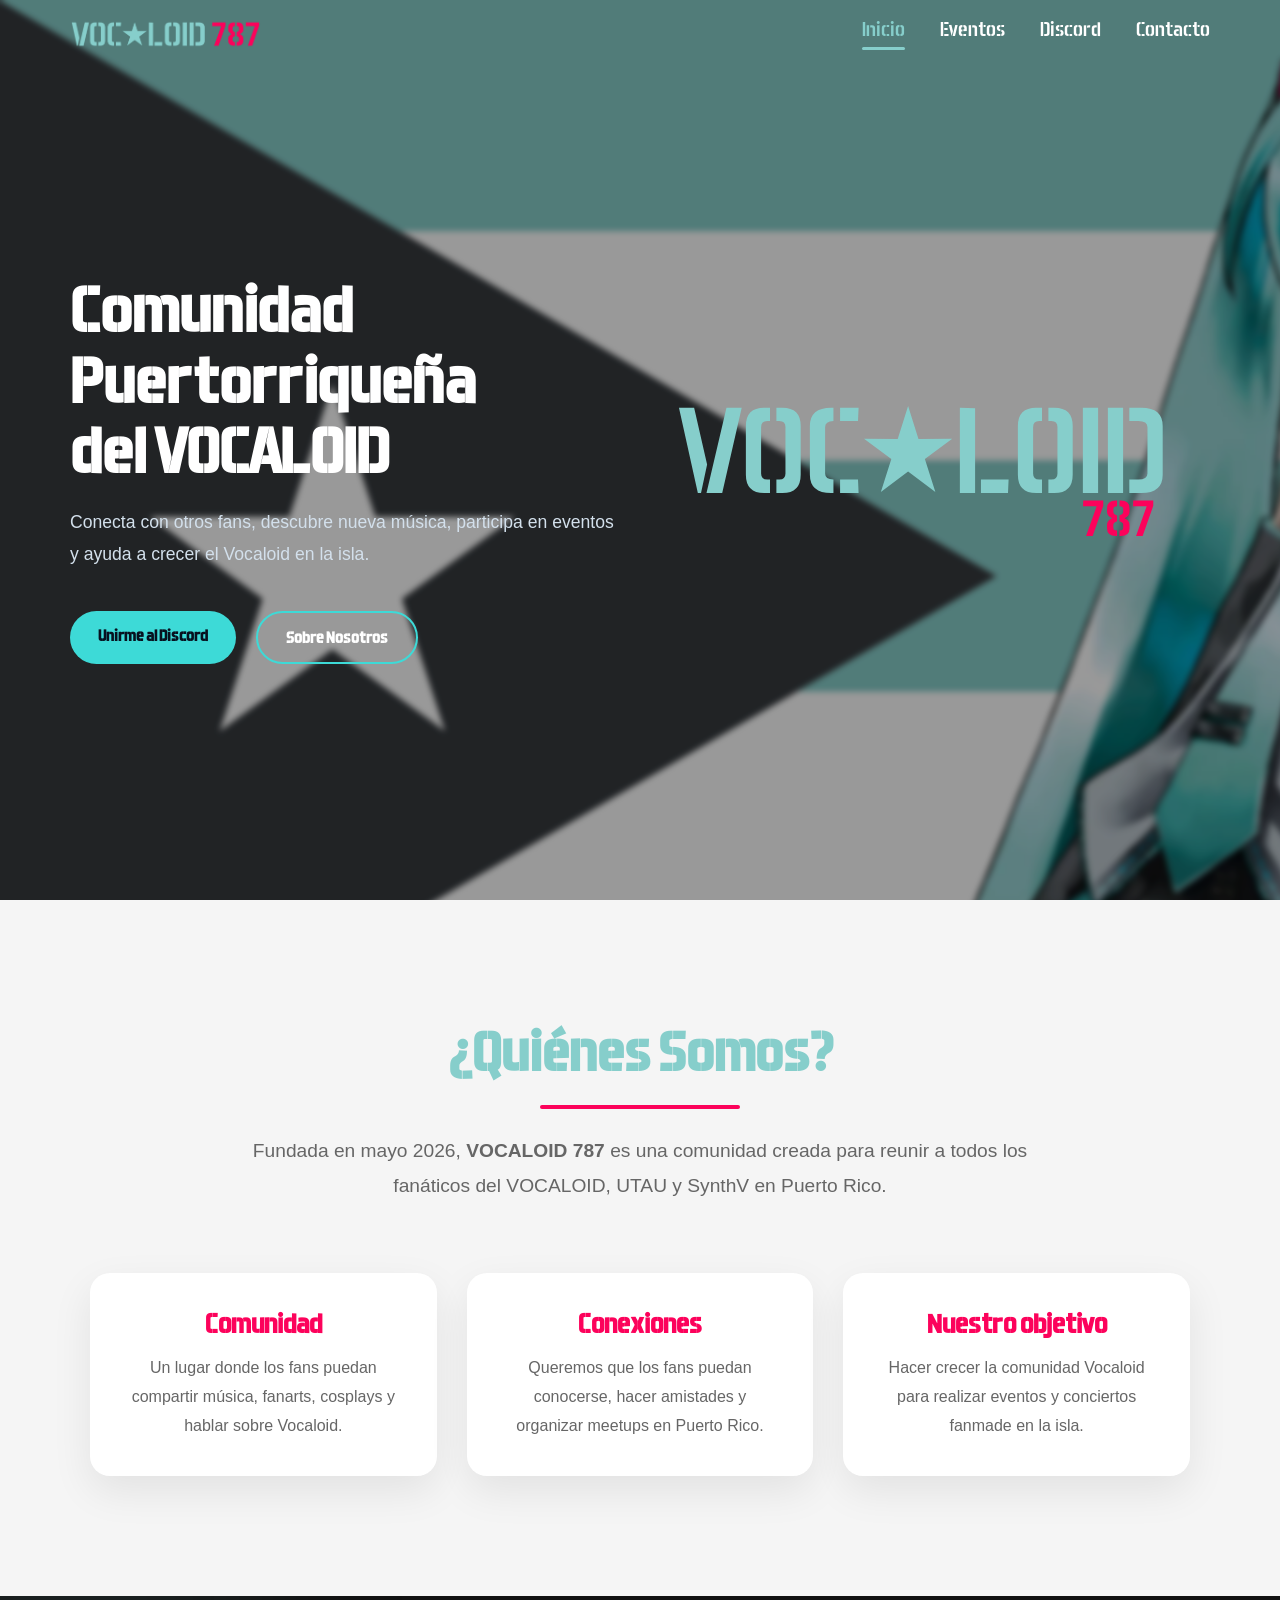
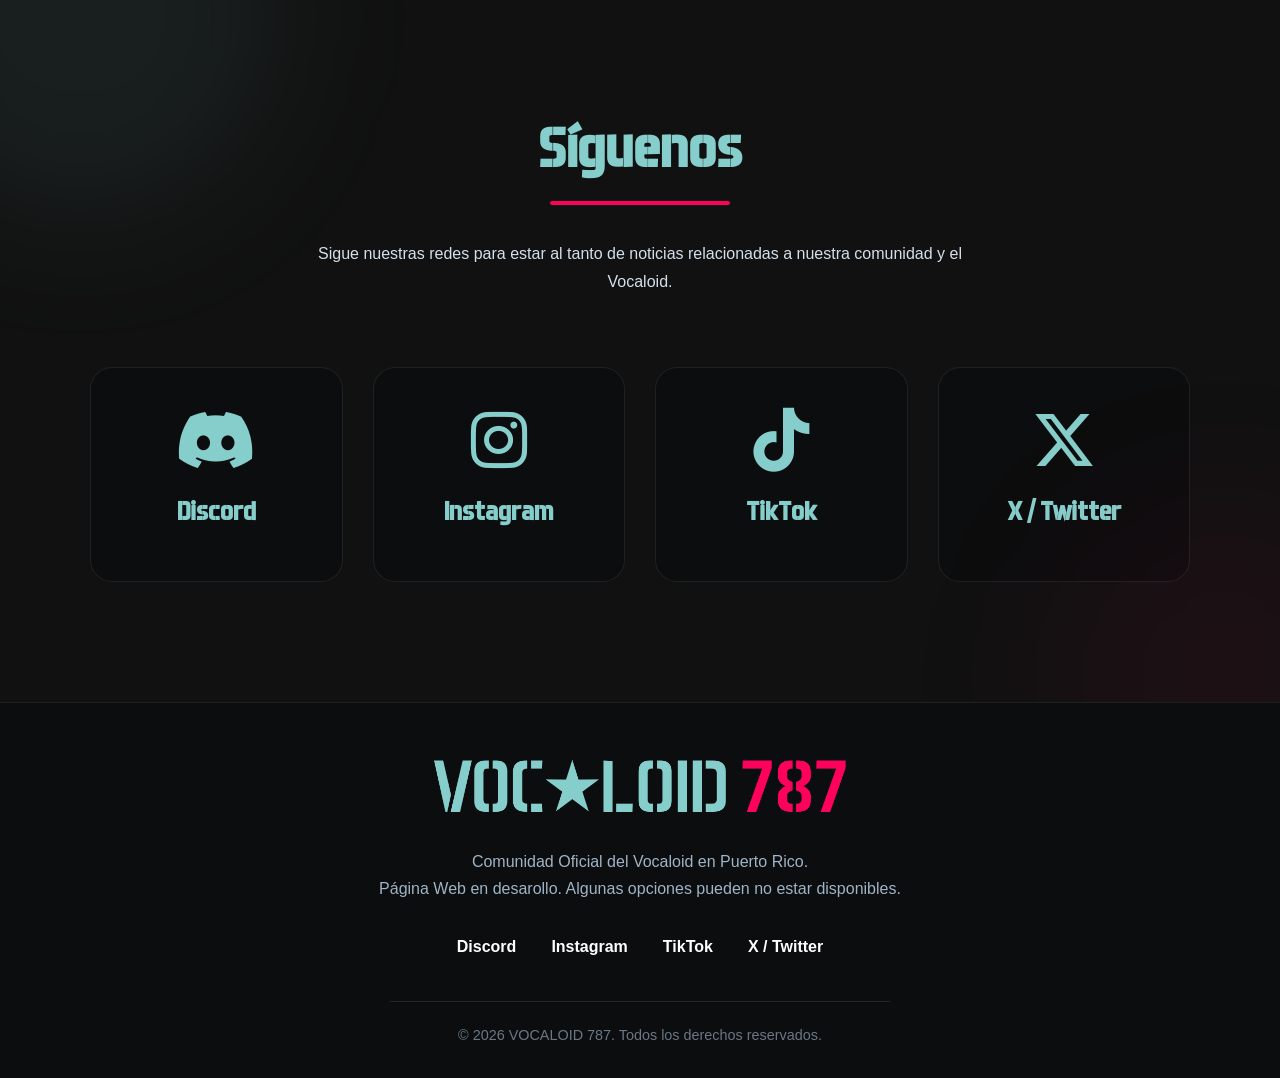
<file: index.html>
<!DOCTYPE html>
<html lang="es">
<head>
    <meta charset="UTF-8">
    <meta name="viewport" content="width=device-width, initial-scale=1.0">
    <link rel="icon" type="image/png" href="img/icon.png">
    <link rel="stylesheet" href="https://cdnjs.cloudflare.com/ajax/libs/font-awesome/6.7.2/css/all.min.css">
    <link rel="stylesheet" href="css/reset.css?v=10">
    <link rel="stylesheet" href="css/main.css?v=10">
    <title>VOCALOID 787</title>
</head>
<body>

<header>
    <nav class="navbar">

        <a href="index" class="logo-link">
            <img src="img/logo_footer.png" alt="Vocaloid 787 Logo" class="logo">
        </a>

        <ul class="nav-links">
            <li><a href="index" class="active">Inicio</a></li>
            <li><a href="eventos">Eventos</a></li>
            <li><a href="ds">Discord</a></li>
            <li><a href="contacto">Contacto</a></li>
        </ul>

        <button class="menu-toggle" aria-label="Abrir menú">

            <span class="bar"></span>
            <span class="bar"></span>
            <span class="bar"></span>

        </button>

    </nav>
</header>
<div class="menu-overlay"></div>

<section class="hero">

    <div class="hero-content">

        <h1>Comunidad Puertorriqueña <br>del VOCALOID</h1>

        <p>
            Conecta con otros fans, descubre nueva música,
            participa en eventos y ayuda a crecer
            el Vocaloid en la isla.
        </p>

        <div class="buttons">
            <a href="ds" class="btn primary">Unirme al Discord</a>
            <a href="#about_us" class="btn secondary">Sobre Nosotros</a>
        </div>
    </div>

    <div class="hero-image">

        <img src="img/logo_transparent.png" alt="Vocaloid 787 Logo">

    </div>

</section>
<section class="about-us" id="about_us">

    <div class="about-container">

        <h2>¿Quiénes Somos?</h2>

        <p class="about-intro reveal">
            Fundada en mayo 2026, <b>VOCALOID 787</b> es una comunidad creada para reunir a todos los
            fanáticos del VOCALOID, UTAU y SynthV en Puerto Rico.
        </p>

        <div class="about-grid">

            <div class="about-card reveal">
                <h3>Comunidad</h3>
                <p>
                    Un lugar donde los fans puedan compartir música,
                    fanarts, cosplays y hablar sobre Vocaloid.
                </p>
            </div>

            <div class="about-card reveal">
                <h3>Conexiones</h3>
                <p>
                    Queremos que los fans puedan conocerse, hacer amistades
                    y organizar meetups en Puerto Rico.
                </p>
            </div>

            <div class="about-card reveal">
                <h3>Nuestro objetivo</h3>
                <p>
                    Hacer crecer la comunidad Vocaloid para realizar eventos
                    y conciertos fanmade en la isla.
                </p>
            </div>

        </div>

    </div>

</section>
<section class="socials" id="socials">

    <div class="socials-container">

        <h2 class="reveal">Síguenos</h2>

        <p class="socials-intro reveal">

            Sigue nuestras redes para estar al tanto de noticias
            relacionadas a nuestra comunidad y el Vocaloid.

        </p>

        <div class="socials-grid">

            <a href="https://discord.gg/kscYdP2XNV"
               target="_blank"
               class="social-card reveal">

                <i class="fa-brands fa-discord"></i>

                <h3>Discord</h3>

            </a>

            <a href="https://www.instagram.com/vocaloid787/"
               target="_blank"
               class="social-card reveal">

                <i class="fa-brands fa-instagram"></i>

                <h3>Instagram</h3>

            </a>

            <a href="https://www.tiktok.com/@vocaloid787"
               target="_blank"
               class="social-card reveal">

                <i class="fa-brands fa-tiktok"></i>

                <h3>TikTok</h3>

            </a>

            <a href="https://x.com/Vocaloid787"
               target="_blank"
               class="social-card reveal">

                <i class="fa-brands fa-x-twitter"></i>

                <h3>X / Twitter</h3>

            </a>

        </div>

    </div>

</section>
<footer>

    <div class="footer-content">

            <img 
                src="img/logo_footer.png" 
                alt="VOCALOID 787"
                class="footer-logo"
            >

            <p class="footer-description">
                Comunidad Oficial del Vocaloid en Puerto Rico.
                <br>
                <i>Página Web en desarollo. Algunas opciones pueden no estar disponibles.</i>
            </p>


            <div class="footer-social">

                <a href="https://discord.gg/kscYdP2XNV">Discord</a>
                <a href="https://www.instagram.com/vocaloid787/">Instagram</a>
                <a href="https://www.tiktok.com/@vocaloid787">TikTok</a>
                <a href="https://x.com/Vocaloid787">X / Twitter</a>

            </div>


            <div class="footer-line"></div>


            <p class="footer-copy">
                © 2026 VOCALOID 787. Todos los derechos reservados.
            </p>


        </div>


</footer>


<button id="backToTop">

    ↑
    <span>Ir Arriba</span>

</button>

<script src="js/script.js?v=4" defer></script>

</body>
</html>
</file>
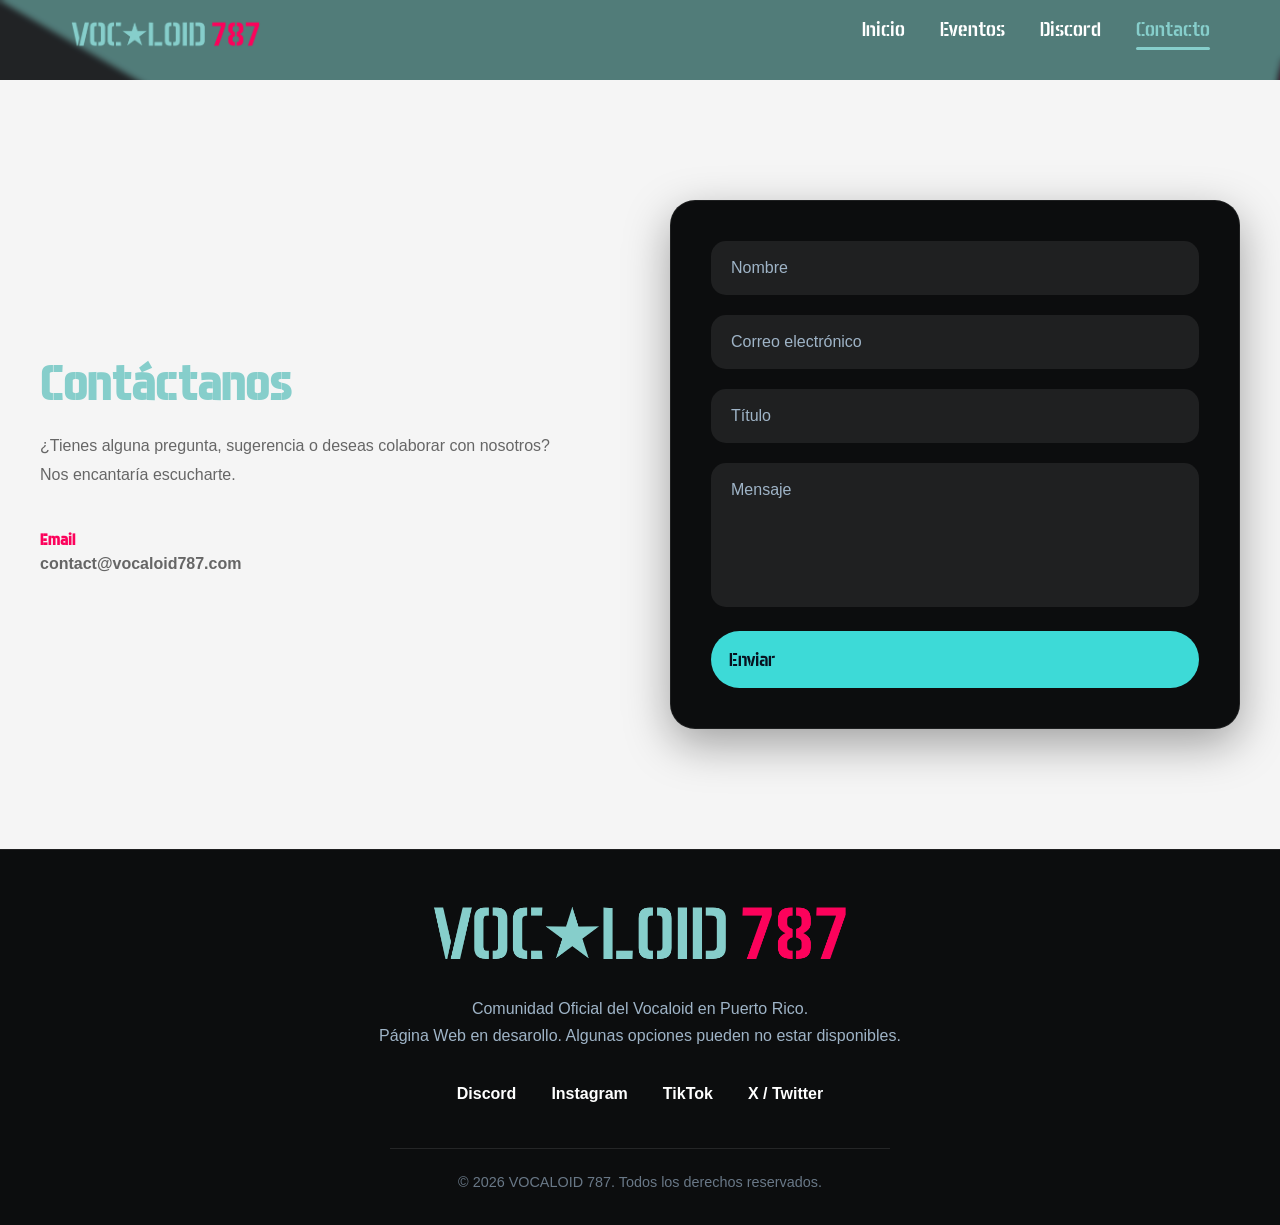
<file: contacto.html>
<!DOCTYPE html>
<html lang="es">
<head>
    <meta charset="UTF-8">
    <meta name="viewport" content="width=device-width, initial-scale=1.0">
    <link rel="icon" type="image/png" href="img/icon.png">
    <link rel="stylesheet" href="css/reset.css?v=8">
    <link rel="stylesheet" href="css/main.css?v=8">
    <title>VOCALOID 787 - Contacto</title>
</head>
<body>

<header>
    <nav class="navbar">

        <a href="index" class="logo-link">
            <img src="img/logo_footer.png" alt="Vocaloid 787 Logo" class="logo">
        </a>

        <ul class="nav-links">
            <li><a href="index">Inicio</a></li>
            <li><a href="eventos">Eventos</a></li>
            <li><a href="ds">Discord</a></li>
            <li><a href="contacto" class="active">Contacto</a></li>
        </ul>

        <button class="menu-toggle" aria-label="Abrir menú">

            <span class="bar"></span>
            <span class="bar"></span>
            <span class="bar"></span>

        </button>

    </nav>
</header>
<div class="menu-overlay"></div>
<section class="contact-section" id="contacto">

    <div class="contact-container">

        <div class="contact-info reveal-left">

            <h2>Contáctanos</h2>

            <p>
                ¿Tienes alguna pregunta, sugerencia o deseas colaborar con nosotros? <br>
                Nos encantaría escucharte.
            </p>

            <div class="contact-details">

                <div class="contact-item reveal">
                    <h3>Email</h3>
                    <span><b>contact@vocaloid787.com</b></span>
                </div>

            </div>

        </div>

        <form id="contactForm" action="https://formsubmit.co/ajax/contact@vocaloid787.com" method="POST" class="contact-form reveal-right">
            <input type="hidden" name="_captcha" value="false">
            <input type="hidden" name="_subject" value="Nuevo mensaje desde Vocaloid787.com">

            <div class="input-group">

                <input
                    type="text"
                    name="Nombre"
                    placeholder="Nombre"
                    required
                >

            </div>

            <div class="input-group">

                <input
                    type="email"
                    name="Email"
                    placeholder="Correo electrónico"
                    required
                >

            </div>

            <div class="input-group">

                <input
                    type="text"
                    name="Titulo"
                    placeholder="Título"
                    required
                >

            </div>

            <div class="input-group">

                <textarea
                    name="Mensaje"
                    rows="6"
                    placeholder="Mensaje"
                    required
                ></textarea>

            </div>

            <button class="send-btn">

                Enviar

            </button>

        </form>

    </div>

</section>
<footer>

    <div class="footer-content">

            <img 
                src="img/logo_footer.png" 
                alt="VOCALOID 787"
                class="footer-logo"
            >

            <p class="footer-description">
                Comunidad Oficial del Vocaloid en Puerto Rico.
                <br>
                <i>Página Web en desarollo. Algunas opciones pueden no estar disponibles.</i>
            </p>


            <div class="footer-social">

                <a href="https://discord.gg/kscYdP2XNV">Discord</a>
                <a href="https://www.instagram.com/vocaloid787/">Instagram</a>
                <a href="https://www.tiktok.com/@vocaloid787">TikTok</a>
                <a href="https://x.com/Vocaloid787">X / Twitter</a>

            </div>


            <div class="footer-line"></div>


            <p class="footer-copy">
                © 2026 VOCALOID 787. Todos los derechos reservados.
            </p>


        </div>


</footer>


<button id="backToTop">

    ↑
    <span>Ir Arriba</span>

</button>

<div id="toast" class="toast"></div>

<script src="js/script.js?v=3" defer></script>

</body>
</html>
</file>
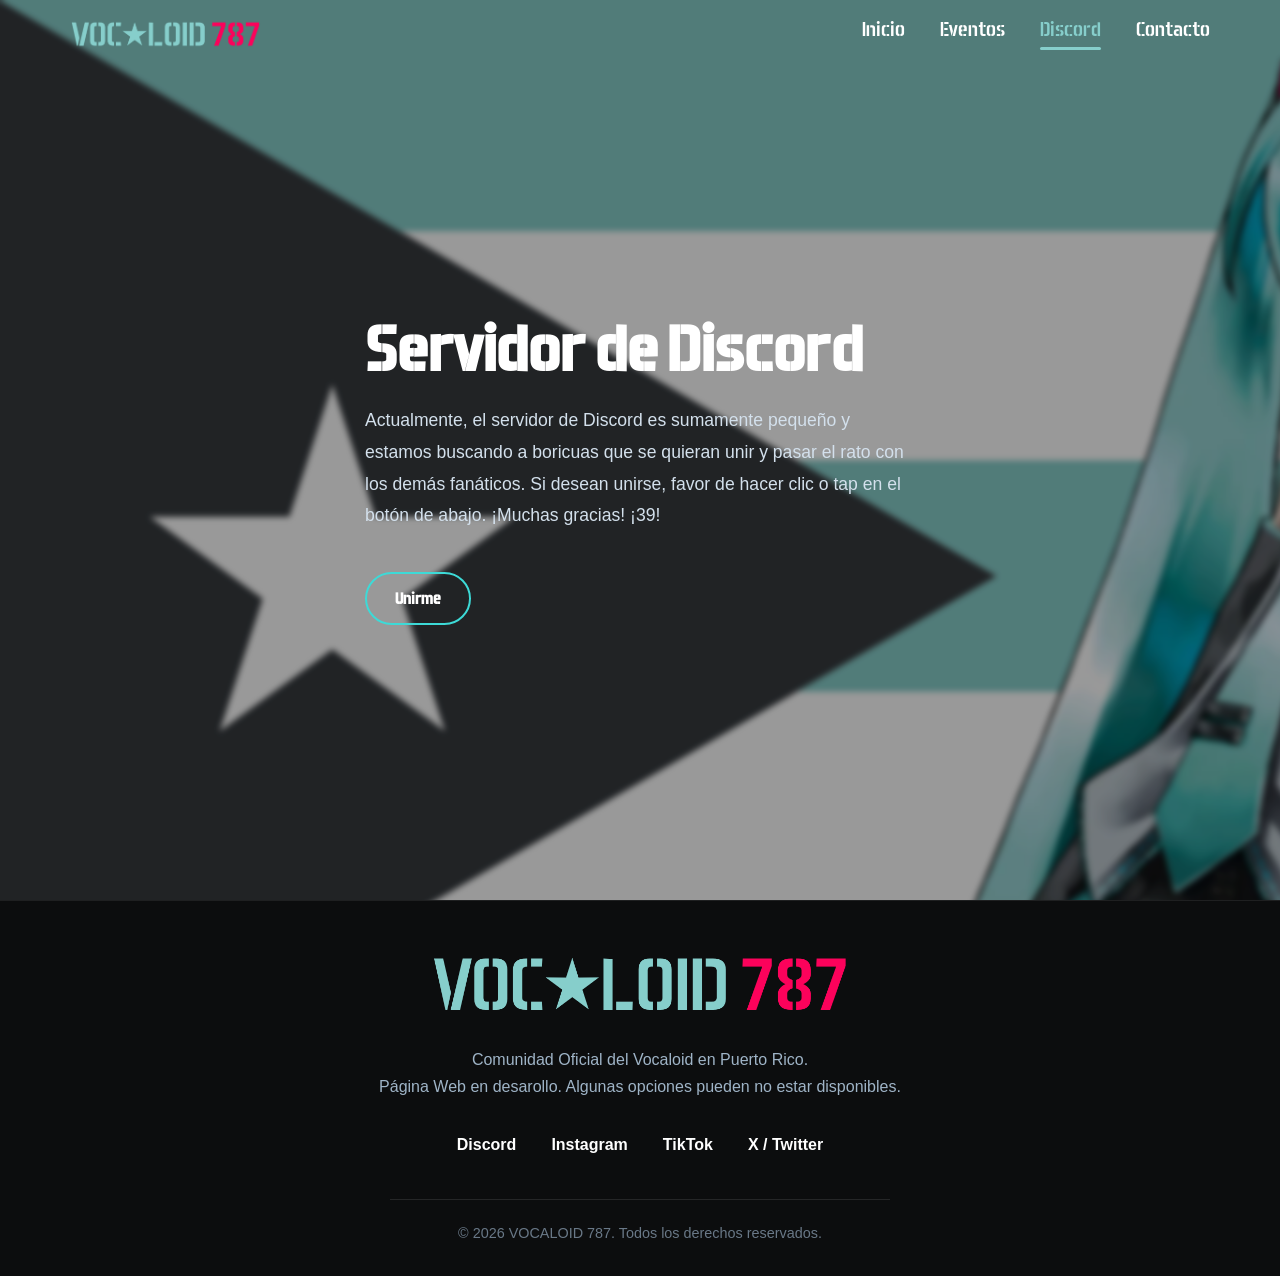
<file: ds.html>
<!DOCTYPE html>
<html lang="es">
<head>
    <meta charset="UTF-8">
    <meta name="viewport" content="width=device-width, initial-scale=1.0">
    <link rel="icon" type="image/png" href="img/icon.png">
    <link rel="stylesheet" href="css/reset.css?v=8">
    <link rel="stylesheet" href="css/main.css?v=8">
    <title>VOCALOID 787 - Discord</title>
</head>
<body>

<header>
    <nav class="navbar">

        <a href="index" class="logo-link">
            <img src="img/logo_footer.png" alt="Vocaloid 787 Logo" class="logo">
        </a>

        <ul class="nav-links">
            <li><a href="index">Inicio</a></li>
            <li><a href="eventos">Eventos</a></li>
            <li><a href="ds" class="active">Discord</a></li>
            <li><a href="contacto">Contacto</a></li>
        </ul>

        <button class="menu-toggle" aria-label="Abrir menú">

            <span class="bar"></span>
            <span class="bar"></span>
            <span class="bar"></span>

        </button>

    </nav>
</header>
<div class="menu-overlay"></div>

<section class="hero">

    <div class="hero-content">

        <h1>Servidor de Discord</h1>

        <p>
            Actualmente, el servidor de Discord es sumamente pequeño y estamos buscando a boricuas que se quieran unir y pasar el rato con los demás fanáticos.
            Si desean unirse, favor de hacer clic o tap en el botón de abajo. ¡Muchas gracias! ¡39!
        </p>

        <div class="buttons">
            <a href="https://discord.gg/kscYdP2XNV" class="btn secondary">Unirme</a>
        </div>
    </div>

</section>
<footer>

    <div class="footer-content">

            <img 
                src="img/logo_footer.png" 
                alt="VOCALOID 787"
                class="footer-logo"
            >

            <p class="footer-description">
                Comunidad Oficial del Vocaloid en Puerto Rico.
                <br>
                <i>Página Web en desarollo. Algunas opciones pueden no estar disponibles.</i>
            </p>


            <div class="footer-social">

                <a href="https://discord.gg/kscYdP2XNV">Discord</a>
                <a href="https://www.instagram.com/vocaloid787/">Instagram</a>
                <a href="https://www.tiktok.com/@vocaloid787">TikTok</a>
                <a href="https://x.com/Vocaloid787">X / Twitter</a>

            </div>


            <div class="footer-line"></div>


            <p class="footer-copy">
                © 2026 VOCALOID 787. Todos los derechos reservados.
            </p>


        </div>


</footer>


<button id="backToTop">

    ↑
    <span>Ir Arriba</span>

</button>

<script src="js/script.js?v=3" defer></script>

</body>
</html>
</file>
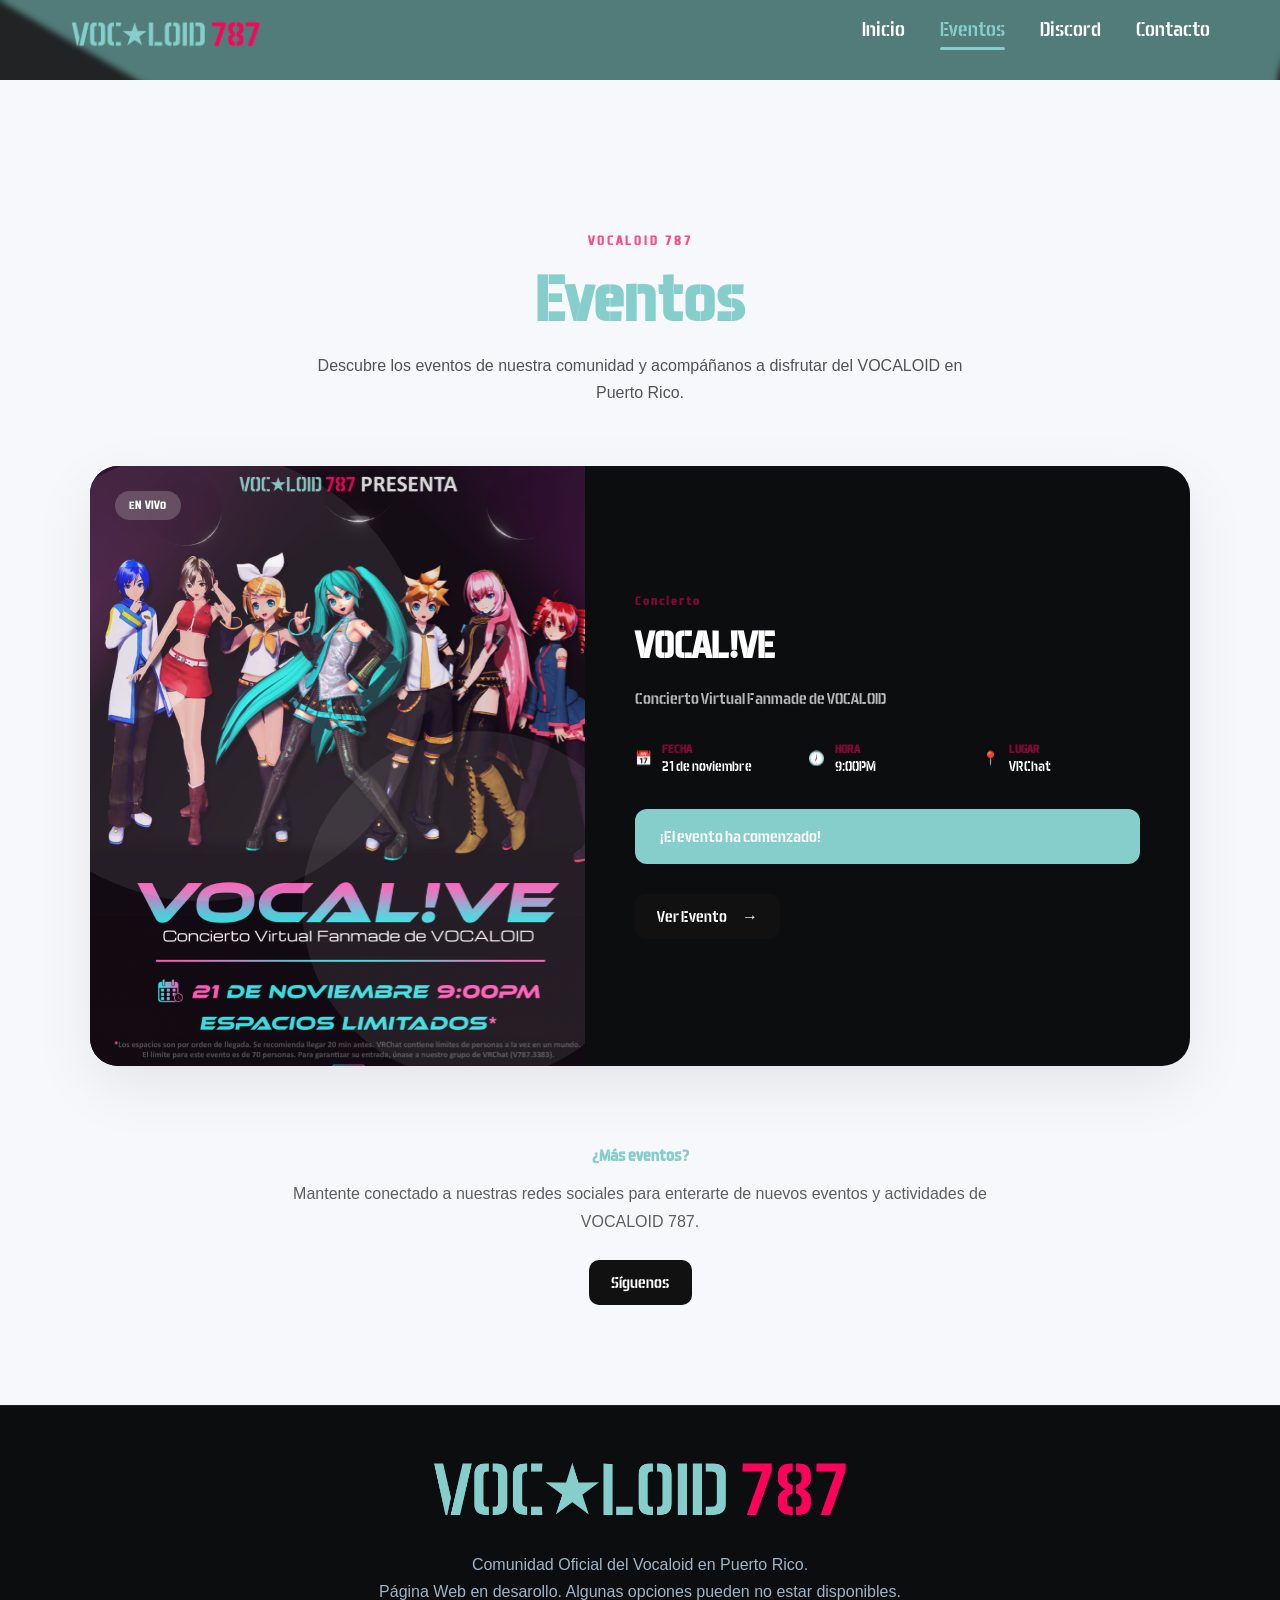
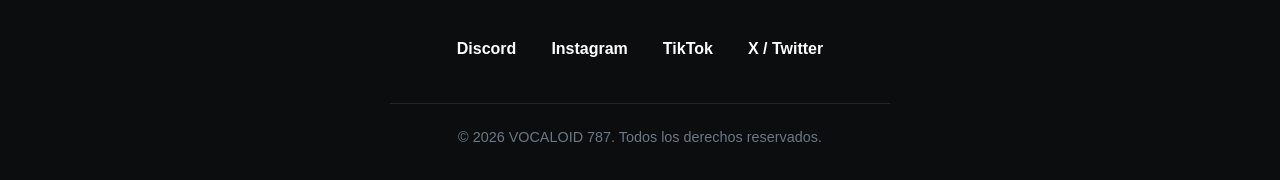
<file: eventos.html>
<!DOCTYPE html>
<html lang="es">
<head>
    <meta charset="UTF-8">
    <meta name="viewport" content="width=device-width, initial-scale=1.0">
    <link rel="icon" type="image/png" href="img/icon.png">
    <link rel="stylesheet" href="css/style.css">
    <link rel="stylesheet" href="css/reset.css?v=5">
    <link rel="stylesheet" href="css/main.css?v=5">
    <title>VOCALOID 787 - Eventos</title>
</head>
<body>

<header>
    <nav class="navbar">

        <a href="index.html" class="logo-link">
            <img src="img/logo_footer.png" alt="Vocaloid 787 Logo" class="logo">
        </a>

        <ul class="nav-links">
            <li><a href="index.html">Inicio</a></li>
            <li><a href="eventos.html" class="active">Eventos</a></li>
            <li><a href="ds.html">Discord</a></li>
            <li><a href="contacto.html">Contacto</a></li>
        </ul>

        <button class="menu-toggle" aria-label="Abrir menú">

            <span class="bar"></span>
            <span class="bar"></span>
            <span class="bar"></span>

        </button>

    </nav>
</header>
<div class="menu-overlay"></div>

<!-- ========================= EVENTOS ========================= --> 
<section class="events-page"> 
    <div class="events-header"> 
        <span class="events-label">VOCALOID 787</span> 
        <h1>Eventos</h1> 
        <p> Descubre los eventos de nuestra comunidad y acompáñanos 
            a disfrutar del VOCALOID en Puerto Rico. </p> 
    </div> 
    <!-- EVENT CARD --> 
        <article class="event-card reveal"> 
            <div class="event-image"> 
                <div class="event-image-content"> 
                </div> <span class="event-status" id="eventStatus">N/A</span> 
            </div> 
            <div class="event-content"> 
                <div class="event-category"> Concierto </div> 
                <h2>VOCAL!VE</h2> 
                <p class="event-description"> Concierto Virtual Fanmade de VOCALOID </p> 
                    <div class="event-details"> 
                        <div class="event-detail"> 
                            <span class="detail-icon">📅</span> 
                        <div> 
                            <strong>Fecha</strong> 
                            <span>21 de noviembre</span> 
                    </div> 
            </div> 
            <div class="event-detail"> 
                <span class="detail-icon">🕖</span> 
                <div> 
                    <strong>Hora</strong> 
                    <span>9:00PM</span> 
                </div> 
            </div> 
            <div class="event-detail"> 
                <span class="detail-icon">📍</span> 
                <div> 
                    <strong>Lugar</strong> 
                    <span>VRChat</span> 
                </div> 
            </div>
        </div> 
        <!-- COUNTDOWN --> 
        <div class="countdown-container"> 
            <h3>El evento comienza en:</h3> 
            <div class="countdown"> 
                <div class="countdown-box"> 
                    <span id="days">00</span> 
                    <small>Días</small> 
                </div> 
                <div class="countdown-separator">:</div> 
                <div class="countdown-box"> 
                    <span id="hours">00</span> 
                    <small>Horas</small> 
                </div> 
                <div class="countdown-separator">:</div> 
                <div class="countdown-box"> 
                    <span id="minutes">00</span> 
                    <small>Minutos</small> 
                </div> <div class="countdown-separator">:</div> 
                <div class="countdown-box"> 
                    <span id="seconds">00</span> 
                    <small>Segundos</small> 
                </div> 
            </div> 
        </div> 
        <a href="https://vrchat.com/home/group/grp_6ecf4d9f-9076-4441-8421-e4e195635885/calendar/cal_e176e9bb-3dcf-4720-9c7d-b5e021c58b51" target="_blank" class="event-button"> Ver Evento 
            <span>→</span> 
        </a> 
    </div> 
</article> 
<!-- MENSAJE PARA FUTUROS EVENTOS --> 
<div class="events-footer-message reveal"> 
    <h2>¿Más eventos?</h2> 
    <p> Mantente conectado a nuestras redes sociales para enterarte de 
        nuevos eventos y actividades de VOCALOID 787. </p> 
        <a href="index.html#socials" class="events-social-button"> Síguenos </a> 
    </div> 
</section>
<footer>

    <div class="footer-content">

            <img 
                src="img/logo_footer.png" 
                alt="VOCALOID 787"
                class="footer-logo"
            >

            <p class="footer-description">
                Comunidad Oficial del Vocaloid en Puerto Rico.
                <br>
                <i>Página Web en desarollo. Algunas opciones pueden no estar disponibles.</i>
            </p>


            <div class="footer-social">

                <a href="https://discord.gg/kscYdP2XNV">Discord</a>
                <a href="https://www.instagram.com/vocaloid787/">Instagram</a>
                <a href="https://www.tiktok.com/@vocaloid787">TikTok</a>
                <a href="https://x.com/Vocaloid787">X / Twitter</a>

            </div>


            <div class="footer-line"></div>


            <p class="footer-copy">
                © 2026 VOCALOID 787. Todos los derechos reservados.
            </p>


        </div>


</footer>


<button id="backToTop">

    ↑
    <span>Ir Arriba</span>

</button>

<script src="js/script.js"></script>

<!-- COUNTDOWN --> 
<script> 
 // Fecha del evento: // 
 // Año, Mes (0-11), Día, Hora, Minuto 
 const eventDate = new Date( 2026, 10, 21, 21, 0, 0 ).getTime(); 
 function updateCountdown() { const now = new Date().getTime(); 
    const difference = eventDate - now;
       // =========================
        // EVENT STATUS
        // =========================

        const eventStatus = document.getElementById("eventStatus");


        if (difference <= 0) {

            eventStatus.textContent = "Ahora";

        } else {

            const days = Math.floor(
                difference / (1000 * 60 * 60 * 24)
            );

            const hours = Math.floor(
                (difference % (1000 * 60 * 60 * 24))
                / (1000 * 60 * 60)
            );

            const minutes = Math.floor(
                (difference % (1000 * 60 * 60))
                / (1000 * 60)
            );


            if (days >= 2) {

                eventStatus.textContent = `En ${days} Días`;

            } else if (days === 1) {

                eventStatus.textContent = "En 1 Día";

            } else if (hours >= 2) {

                eventStatus.textContent = `En ${hours} Horas`;

            } else if (hours === 1) {

                eventStatus.textContent = "En 1 Hora";

            } else if (minutes >= 2) {

                eventStatus.textContent = `En ${minutes} Minutos`;

            } else if (minutes === 1) {

                eventStatus.textContent = "En 1 Minuto";

            } else {

                eventStatus.textContent = "Pronto";

            }

        }
    // Si el evento ya comenzó 
    if (difference <= 0) { 
        document.querySelector(".countdown-container").innerHTML = ` 
            <div class="event-started"> 
                ¡El evento ha comenzado! 
            </div> 
        `; 
    document.querySelector(".event-status").textContent = 
        "EN VIVO"; 
    return; } 
    // Convertir milisegundos 
    const days = Math.floor( difference / (1000 * 60 * 60 * 24) ); 
    const hours = Math.floor( (difference % (1000 * 60 * 60 * 24)) / (1000 * 60 * 60) ); 
    const minutes = Math.floor( (difference % (1000 * 60 * 60)) / (1000 * 60) ); 
    const seconds = Math.floor( (difference % (1000 * 60)) / 1000 ); 
    // Mostrar valores 
    document.getElementById("days").textContent = String(days).padStart(2, "0"); 
    document.getElementById("hours").textContent = String(hours).padStart(2, "0"); 
    document.getElementById("minutes").textContent = String(minutes).padStart(2, "0"); 
    document.getElementById("seconds").textContent = String(seconds).padStart(2, "0"); } 
    // Actualizar inmediatamente 
    updateCountdown(); 
    // Actualizar cada segundo 
    setInterval(updateCountdown, 1000); 
</script>

</body>
</html>
</file>
<file: css/main.css>
@font-face {
  font-family: "Miku";
  src: url('../font/Miku.ttf') format('truetype');
}
html {
    scroll-behavior:smooth;
}
*{
    margin:0;
    padding:0;
    box-sizing:border-box;
    
}

body{
    font-family:"Miku",sans-serif;
    /*background:#07111f;*/
    background-image: url(../img/hero_background.png);
    background-size: 1920px;
    /*background-size:cover;
    background-position:center;
    background-repeat:no-repeat;*/
    display:flex;
    flex-direction:column;
    min-height:100vh;
    color:white;
    padding-top:80px;

    animation:fadeIn .8s ease;
}

/* NAVBAR */

header{
    position:fixed;
    top:0;
    left:0;
    width:100%;
    z-index:999;

    /*backdrop-filter:blur(5px);
    /*border-bottom:1px solid rgba(255,255,255,.08);*/

    transition:.3s;
}

header.scrolled{

    background: #0C0D0E;
    box-shadow:0 8px 30px rgba(0,0,0,.35);

}

.navbar{
    max-width:1200px;
    margin:auto;

    display:flex;
    justify-content:space-between;
    align-items:center;

    padding:18px 30px;

    background: transparent;

}

.logo{
    height: 30px;
    width: auto;

    object-fit: contain;

    aspect-ratio: auto;

    display: block;

    animation:logoAppear .8s ease;
}

.nav-links{
    display:flex;
    list-style:none;
    gap:35px;
}

.nav-links a{
    text-decoration:none;
    color:white;
    font-size: 20px;
    transition:.3s;
}

.nav-links a:hover{
    color:#86cecb;
}

.nav-links a.active{

    color:#86cecb;

}

.nav-links a.active::after{

    content:"";

    display:block;

    width:100%;

    height:3px;

    background:#86cecb;

    margin-top:6px;

    border-radius:20px;

}

.menu-overlay{

    position:fixed;

    inset:0;

    background:rgba(0,0,0,.45);

    opacity:0;

    visibility:hidden;

    transition:.35s;

    z-index:998;

}

.menu-overlay.active{

    opacity:1;

    visibility:visible;

}

/* HERO */

.hero{
    /*min-height:50vh;*/
    min-height:calc(100vh - 80px);

    display:flex;
    justify-content:space-between;
    align-items:center;

    max-width:1200px;
    margin:auto;

    padding:10px 30px 50px;
}

.hero-content{
    flex:1;

    animation:slideLeft 1s ease forwards;
}

.tag{
    display:inline-block;
    background:#173653;
    color:#67fff8;

    padding:8px 16px;
    border-radius:30px;

    margin-bottom:25px;
}

.hero h1{
    font-size:4rem;
    line-height:1.1;
    margin-bottom:20px;
}

.hero p{
    color:#d3e0ec;
    font-family: Inter, sans-serif;
    font-size:1.1rem;
    max-width:550px;
    line-height:1.8;
}

.buttons{
    margin-top:40px;
    display:flex;
    gap:20px;
}

.btn{
    /*padding:15px 28px;
    border-radius:50px;
    text-decoration:none;
    font-weight: 600;
    transition:.3s;*/

    padding:15px 28px;

    border-radius:50px;

    text-decoration:none;

    font-weight:600;

    transition:.3s;

}

.btn:hover{

    transform:translateY(-5px) scale(1.04);

    box-shadow:0 10px 25px rgba(61,218,215,.35);

}

.primary{
    background:#3ddad7;
    color:#07111f;
}

.primary:hover{
    transform:translateY(-4px);
}

.secondary{
    border:2px solid #3ddad7;
    color:white;
}

.secondary:hover{
    background:#3ddad7;
    color:#07111f;
}

.stats{
    display:flex;
    gap:60px;
    margin-top:70px;
}

.stats h2{
    color:#3ddad7;
    font-size:2rem;
}

.stats span{
    color:#9fb4c7;
}

/* IMAGE */

.hero-image{
    flex:1;
    display:flex;
    justify-content:center;

    animation:slideRight 1s ease forwards;
}

.hero-image img{
    width:100%;
    max-width:520px;
    animation:float 5s ease-in-out infinite;
}

/* Floating animation */

@keyframes float{

    0%{
        transform:translateY(0px);
    }

    50%{
        transform:translateY(-20px);
    }

    100%{
        transform:translateY(0px);
    }

}

/* About us Section*/

.about-us{

    background:#f5f5f5;
    color:#333;

    padding:120px 20px;

}

.about-container{

    max-width:1100px;
    margin:auto;
    text-align:center;

}

.about-us h2{

    color:#86cecb;
    font-size:3.5rem;
    margin-bottom:25px;

}

.about-us h2::after{

    content:"";

    display:block;

    width: 200px;

    height:4px;

    background:#fc025b;

    margin: 20px auto 0;

    border-radius:20px;

}

.about-card h3{

    color:#fc025b;

    margin-bottom:15px;

    font-size:1.7rem;

}


.about-intro{

    max-width:800px;
    margin:auto;

    color:#666;

    font-size:1.2rem;
    line-height:1.8;

    margin-bottom:70px;

    font-family:Inter,sans-serif;

}

.about-grid{

    display:grid;

    grid-template-columns:repeat(auto-fit,minmax(250px,1fr));

    gap:30px;

}

.about-card{

    background:white;

    padding:35px;

    border-radius:20px;

    box-shadow:0 15px 40px rgba(0,0,0,.08);

    transition:.3s;

}


.about-card:hover{

    transform:translateY(-10px);

    border: 3px solid #86cecb;
    

}

.about-card p{

    color:#666;

    line-height:1.8;

    font-family:Inter,sans-serif;

}

.about-card:nth-child(1){

    transition-delay:.1s;

}

.about-card:nth-child(2){

    transition-delay:.3s;

}

.about-card:nth-child(3){

    transition-delay:.5s;

}

/* SOCIALS */

.socials{

    padding:120px 20px;

    position:relative;

    overflow:hidden;

    background:#111;

}

.socials::before{

    content:"";

    position:absolute;

    width:400px;
    height:400px;

    border-radius:50%;

    background:rgba(134,206,203,.08);

    top:-180px;
    left:-120px;

    filter:blur(70px);

}

.socials::after{

    content:"";

    position:absolute;

    width:350px;
    height:350px;

    border-radius:50%;

    background:rgba(252,2,91,.05);

    bottom:-150px;
    right:-120px;

    filter:blur(80px);

}

.socials-container{

    max-width:1100px;

    margin:auto;

    text-align:center;

}

.socials h2{

    font-size:3.5rem;

    color:#86cecb;

}

.socials h2::after{

    content:"";

    display:block;

    width:180px;

    height:4px;

    background:#fc025b;

    margin:20px auto 0;

    border-radius:30px;

}

.socials-intro{

    margin:35px auto 70px;

    max-width:700px;

    color:#d3e0ec;

    font-family:Inter,sans-serif;

    line-height:1.8;

}

.socials-grid{

    display:grid;

    grid-template-columns:repeat(auto-fit,minmax(220px,1fr));

    gap:30px;

}

.social-card{

    background:#0C0D0E;

    border:1px solid rgba(255,255,255,.08);

    border-radius:22px;

    padding:40px 30px;

    text-decoration:none;

    color:white;

    transition:.35s;

}

.social-card:hover{

    transform:translateY(-12px);

    border-color:#86cecb;

    box-shadow:0 15px 40px rgba(134,206,203,.2);

}

.social-card img{

    width:70px;

    margin-bottom:25px;

}

.social-card h3{

    font-size:1.6rem;

    margin-bottom:15px;

    color:#86cecb;

}

.social-card p{

    font-family:Inter,sans-serif;

    color:#b8c4cf;

    line-height:1.7;

}

.social-card i{

    font-size:4rem;

    color:#86cecb;

    margin-bottom:25px;

    transition:.3s;

}

.social-card:hover i{

    transform:scale(1.15) rotate(5deg);

    color:#3ddad7;

}



.social-card:nth-child(1){

    transition-delay:.1s;

}

.social-card:nth-child(2){

    transition-delay:.25s;

}

.social-card:nth-child(3){

    transition-delay:.4s;

}

.social-card:nth-child(4){

    transition-delay:.55s;

}

/* Button to top*/
#backToTop{

    position:fixed;

    right:20px;
    bottom:54px;

    background:none;

    border:none;

    color:#86cecb;

    cursor:pointer;

    display:flex;

    flex-direction:column;

    align-items:center;

    gap:10px;


    opacity:0;

    pointer-events:none;

    transition:.3s;

}


#backToTop span{

    writing-mode:vertical-rl;

    transform:rotate(180deg);

    font-family:Inter,sans-serif;

    font-size:.8rem;

    font-weight:bold;

}


#backToTop.show{

    opacity:1;

    pointer-events:auto;

}


#backToTop:hover{

    color:#4de8e1;

}

/*CONTACT*/

.contact-section{

    background:#f5f5f5;

    padding:120px 20px;

}

.contact-container{

    max-width:1200px;

    margin:auto;

    display:grid;

    grid-template-columns:1fr 1fr;

    gap:60px;

    align-items:center;

}

.contact-info h2{

    font-size:3rem;

    color:#86cecb;

    margin-bottom:20px;

}

.contact-info p{

    font-family:Inter,sans-serif;

    color: #666;

    line-height:1.8;

    margin-bottom:40px;

}

.contact-details{

    display:flex;

    flex-direction:column;

    gap:25px;

}

.contact-item h3{

    color:#fc025b;

    margin-bottom:5px;

}

.contact-item span{

    font-family:Inter,sans-serif;

    color: #666;

}

.contact-item:nth-child(1){

    transition-delay:.15s;

}

.contact-item:nth-child(2){

    transition-delay:.3s;

}

.contact-item:nth-child(3){

    transition-delay:.45s;

}

.contact-form{

    background: #0C0D0E;

    backdrop-filter:blur(20px);

    border:1px solid rgba(255,255,255,.08);

    border-radius:25px;

    padding:40px;

    box-shadow:0 15px 45px rgba(0,0,0,.35);

    opacity:0;

    transform:translateX(80px) scale(.95);

    transition:all .9s ease;

}

.contact-form.active{

    opacity:1;

    transform:translateX(0) scale(1);

}

.input-group{

    margin-bottom:20px;

}

.contact-form input,
.contact-form textarea{

    width:100%;

    padding:18px 20px;

    border:none;

    border-radius:15px;

    background:rgba(255,255,255,.08);

    color:white;

    font-size:16px;

    font-family:Inter,sans-serif;

    outline:none;

    transition:.35s;

}

.contact-form textarea{

    resize:none;

}

.contact-form input::placeholder,
.contact-form textarea::placeholder{

    color:#9fb4c7;

}

.contact-form input:focus,
.contact-form textarea:focus{

    border:2px solid #86cecb;

    box-shadow:
        0 0 8px rgba(134,206,203,.35),
        0 0 20px rgba(134,206,203,.15);

    background:rgba(255,255,255,.1);

    transform:translateY(-3px);

    /*box-shadow:0 8px 20px rgba(61,218,215,.15);*/

    

}

.send-btn{

    width:100%;

    padding:18px;

    border:none;

    border-radius:50px;

    background:#3ddad7;

    color:#07111f;

    font-family:"Miku",sans-serif;

    font-size:1.2rem;

    cursor:pointer;

    transition:.3s;

}

.send-btn:hover{

    transform:translateY(-5px) scale(1.03);

    box-shadow:0 12px 30px rgba(61,218,215,.35);

}

.send-btn:active{

    transform:scale(.97);

}

/* toast */

.toast{

    position:fixed;

    top:100px;
    right:25px;

    background:#111;

    color:white;

    padding:18px 26px;

    border-left:5px solid #3ddad7;

    border-radius:15px;

    box-shadow:0 15px 35px rgba(0,0,0,.25);

    font-family:Inter,sans-serif;

    opacity:0;

    transform:translateX(120%);

    transition:.35s;

    z-index:99999;

}

.toast.show{

    opacity:1;

    transform:translateX(0);

}

.toast.success{

    border-color:#3ddad7;

}

.toast.error{

    border-color:#fc025b;

}

/* FOOTER */

footer{

    background:#0C0D0E;

    border-top:1px solid rgba(255,255,255,.08);

    padding:50px 20px 35px;

}


.footer-content{

    max-width:900px;

    margin:auto;

    text-align:center;

}


/* LOGO */

.footer-logo{

    width:420px;

    max-width:80%;

    margin-bottom:25px;

}


/* DESCRIPTION */

.footer-description{

    font-family:Inter,sans-serif;

    color:#9fb4c7;

    line-height:1.7;

    margin-bottom:35px;

}



/* SOCIAL LINKS */

.footer-social{

    display:flex;

    justify-content:center;

    gap:35px;

}


.footer-social a{

    font-family:Inter,sans-serif;

    color:white;

    text-decoration:none;

    font-weight:600;

    transition:.3s;

}


.footer-social a:hover{

    color:#86cecb;

}


/* LINE */

.footer-line{

    height:1px;

    background:rgba(255,255,255,.1);

    max-width:500px;

    margin:45px auto 25px;

}


/* COPYRIGHT */

.footer-copy{

    font-family:Inter,sans-serif;

    color:#697887;

    font-size:.9rem;

}

.menu-toggle{

    display:none;

    background:none;
    border:none;

    cursor:pointer;

    z-index:1001;

    padding:8px;

}

.bar{

    display:block;

    width:26px;

    height:3px;

    margin:5px auto;

    background:white;

    border-radius:20px;

    transition:all .35s ease;

}

.menu-toggle.active .bar:nth-child(1){

    transform:translateY(8px) rotate(45deg);

}

.menu-toggle.active .bar:nth-child(2){

    opacity:0;

}

.menu-toggle.active .bar:nth-child(3){

    transform:translateY(-8px) rotate(-45deg);

}

/* PAGE LOAD ANIMATIONS */

@keyframes fadeIn{

    from{
        opacity:0;
    }

    to{
        opacity:1;
    }

}

@keyframes slideLeft{

    from{
        opacity:0;
        transform:translateX(-80px);
    }

    to{
        opacity:1;
        transform:translateX(0);
    }

}

@keyframes slideRight{

    from{
        opacity:0;
        transform:translateX(80px);
    }

    to{
        opacity:1;
        transform:translateX(0);
    }

}

@keyframes logoAppear{

    from{

        opacity:0;

        transform:scale(.7);

    }

    to{

        opacity:1;

        transform:scale(1);

    }

}

/* SCROLL ANIMATIONS */

.reveal{

    opacity:0;

    transform:translateY(60px);

    transition:all .8s ease;

}

.reveal.active{

    opacity:1;

    transform:translateY(0);

}

/* REVEAL LEFT */

.reveal-left{

    opacity:0;

    transform:translateX(-80px);

    transition:all .8s ease;

}

.reveal-left.active{

    opacity:1;

    transform:translateX(0);

}

/* REVEAL RIGHT */

.reveal-right{

    opacity:0;

    transform:translateX(80px);

    transition:all .8s ease;

}

.reveal-right.active{

    opacity:1;

    transform:translateX(0);

}

/* ========================================= EVENTOS ========================================= */ 
.events-page { 
    min-height: 100vh; 
    padding: 150px 7% 100px; 
    background: #f7f8fc; 
} 
/* HEADER */ 
.events-header { 
    max-width: 800px; 
    margin: 0 auto 60px; 
    text-align: center; 
    color: #86cecb;
} 
.events-label { 
    display: inline-block; 
    margin-bottom: 15px; 
    font-size: 0.8rem; 
    font-weight: 700; 
    letter-spacing: 3px; 
    text-transform: uppercase; 
    opacity: 0.7; 
    color: #fc025b;
} 
.events-header h1 { 
    margin-bottom: 15px; 
    font-size: clamp(2.3rem, 5vw, 4rem); 
    font-weight: 800; 
} 
.events-header p { 
    font-family: Inter, sans-serif;
    color: #0C0D0E; 
    max-width: 650px; 
    margin: auto; 
    line-height: 1.7; 
    opacity: 0.7; 
} 
/* EVENT CARD */ 
.event-card { 
    display: grid; 
    grid-template-columns: 45% 55%; 
    max-width: 1150px; 
    min-height: 600px; 
    margin: auto; 
    overflow: hidden; 
    border-radius: 28px; 
    background: #0C0D0E; 
    box-shadow: 0 20px 60px rgba(0, 0, 0, 0.08); 
} 
/* EVENT VISUAL */ 
.event-image { 
    position: relative; 
    display: flex; 
    align-items: center; 
    justify-content: center; 
    min-height: 500px; 
    overflow: hidden; 
    background-image: url(../img/event.png);
} 
.event-image::before { 
    content: ""; 
    position: absolute; 
    width: 450px; 
    height: 450px; 
    border-radius: 50%; 
    background: rgba(255,255,255,0.08); 
    transform: translate(-30%, -20%); 
} 
.event-image::after { 
    content: ""; 
    position: absolute; 
    width: 350px; 
    height: 350px; 
    border-radius: 50%; 
    background: rgba(255,255,255,0.08); 
    transform: translate(40%, 40%); 
} 
.event-image-content { 
    position: relative; 
    z-index: 2; 
    text-align: center; 
    color: white; 
    padding: 30px; 
} 
.event-logo { 
    display: block; 
    margin-bottom: 20px; 
    font-size: 0.85rem; 
    font-weight: 800; 
    letter-spacing: 4px; 
    text-transform: uppercase; 
    color: #fc025b;
} 
.event-image-content h2 { 
    margin-bottom: 10px; 
    font-size: clamp(2.5rem, 5vw, 4.5rem); 
    font-weight: 900; 
} 
.event-image-content p { 
    font-size: 1.05rem; 
    opacity: 0.9; 
} 
.event-status { 
    position: absolute; 
    top: 25px; 
    left: 25px; 
    z-index: 5; 
    padding: 8px 14px; 
    border-radius: 50px; 
    background: rgba(255,255,255,0.2); 
    backdrop-filter: blur(10px); 
    color: white; 
    font-size: 0.7rem; 
    font-weight: 800; 
    letter-spacing: 1px; 
} 
/* CONTENT */ 
.event-content { 
    padding: 55px 50px; 
    display: flex; 
    flex-direction: column; 
    justify-content: center; 
} 
.event-category { 
    margin-bottom: 15px; 
    font-size: 0.75rem; 
    font-weight: 800; 
    letter-spacing: 2px; 
    opacity: 0.5; 
    color: #fc025b;
} 
.event-content h2 { 
    margin-bottom: 18px; 
    font-size: clamp(1.8rem, 3vw, 2.7rem); 
} 
.event-description { 
    max-width: 600px; 
    margin-bottom: 30px; 
    line-height: 1.7; 
    opacity: 0.7; 
} 
/* DETAILS */ 
.event-details { 
    display: grid; 
    grid-template-columns: repeat(3, 1fr); 
    gap: 15px; margin-bottom: 35px; 
} 
.event-detail { 
    display: flex; 
    align-items: center; 
    gap: 10px; 
} 
.detail-icon { 
    font-size: 1.4rem; 
} 
.event-detail div { 
    display: flex; 
    flex-direction: column; 
    gap: 3px; 
} 
.event-detail strong { 
    font-size: 0.75rem; 
    text-transform: uppercase; 
    opacity: 0.5; 
    color: #fc025b;
} 
.event-detail span { 
    font-size: 0.85rem; 
} 
/* COUNTDOWN */ 
.countdown-container { 
    margin-bottom: 30px; 
} 
.countdown-container h3 { 
    margin-bottom: 15px; 
    font-size: 0.9rem; 
    opacity: 0.6; 
    color: #fc025b;
} 
.countdown { 
    display: flex; 
    align-items: center; 
    gap: 8px; 
} 
.countdown-box { 
    min-width: 75px; 
    padding: 12px 8px; 
    text-align: center; 
    border-radius: 12px; 
    background: #86cecb; 
} 
.countdown-box span { 
    display: block; 
    font-size: 1.7rem; 
    font-weight: 800; 
    line-height: 1; 
} 
.countdown-box small { 
    display: block; 
    margin-top: 6px; 
    font-size: 0.65rem; 
    text-transform: uppercase; 
    opacity: 0.5;
    color: #fc025b;
} 
.countdown-separator { 
    font-size: 1.5rem; 
    font-weight: 700; 
    opacity: 0.3; 
} 
/* BUTTON */ 
.event-button, .events-social-button { 
    display: inline-flex; 
    align-items: center; 
    justify-content: center; 
    gap: 15px; width: fit-content; 
    padding: 13px 22px; 
    border-radius: 10px; 
    text-decoration: none; 
    font-weight: 100; 
    background: #111; 
    color: white; 
    transition: transform 0.25s ease, box-shadow 0.25s ease; 
} 
.event-button:hover, .events-social-button:hover { 
    transform: translateY(-3px); 
    box-shadow: 0 10px 25px rgba(0,0,0,0.15); 
    color: #86cecb;
} 
/* EVENT STARTED */ 
.event-started { 
    padding: 18px 25px; 
    border-radius: 12px; 
    background: #86cecb;
    font-weight: 100; 
} 
/* BOTTOM MESSAGE */ 
.events-footer-message { 
    max-width: 700px; 
    margin: 80px auto 0; 
    text-align: center; 
} 
.events-footer-message h2 { 
    margin-bottom: 15px; 
    color: #86cecb; 
} 
.events-footer-message p { 
    margin-bottom: 25px; 
    line-height: 1.7; 
    opacity: 0.65; 
    font-family: Inter, sans-serif;
    color: #0C0D0E; 
} 
/* Responsive */

@media(max-width:900px){

.hero{

    flex-direction:column-reverse;
    text-align:center;

}

    .hero-image{

        width:100%;

        display:flex;
        justify-content:center;

        

    }


    .hero-image img{

        width:70%;

        max-width:300px;

        object-fit:contain;

    }

.hero p{

    margin:auto;

}

.buttons{

    justify-content:center;

}

.stats{

    justify-content:center;

    flex-wrap:wrap;

}

.hero h1{

    font-size:2.8rem;

}

.hero-image{

    margin-bottom:50px;

}

.contact-container{

    grid-template-columns:1fr;

}

.contact-info{

    text-align:center;

}

.footer-container{

    grid-template-columns:1fr;

    text-align:center;

}

.footer-links,
.footer-social{

    align-items:center;

}

    .menu-toggle{
        display:block;
        z-index:1001;
    }

    .nav-links{

           position:fixed;

    top: 0;
        right: -100%;
    
        width: 260px;
        height: 100vh;
    
        background: rgba(12, 13, 14, .90);
        backdrop-filter: blur(20px);
        -webkit-backdrop-filter: blur(20px);
    
        border-left: 1px solid rgba(255, 255, 255, .08);
    
        display: flex;
        flex-direction: column;
    
        padding: 100px 30px;
    
        gap: 25px;
    
        transition: right .35s ease;

    }

    .nav-links.active{
        right:0;
    }
}

@media (max-width: 900px) { 
    .event-card { 
        grid-template-columns: 1fr; 
    } 
    .event-image { 
        min-height: 350px; 
    } 
    .event-content { 
        padding: 40px 30px; 
    } 
} 
@media (max-width: 600px) { 
    .events-page { 
        padding: 120px 20px 70px; 
    } 
    .events-header { 
        margin-bottom: 40px;
    } 
    .event-image { 
        min-height: 300px; 
    } 
    .event-image-content h2 { 
        font-size: 2.5rem; 
    } 
    .event-content { 
        padding: 35px 25px; 
    } 
    .event-details { 
        grid-template-columns: 1fr; 
    } 
    .countdown { 
        gap: 4px; 
    } 
    .countdown-box { 
        min-width: 55px; 
        padding: 10px 5px; 
    } 
    .countdown-box span { 
        font-size: 1.3rem; 
    } 
    .countdown-box small { 
        font-size: 0.55rem; 
    } 
    .countdown-separator { 
        font-size: 1rem; 
    } 
}
</file>
<file: css/style.css>
@font-face {
  font-family: "Miku";
  src: url('../font/Miku.ttf') format('truetype');
}
html {
    scroll-behavior:smooth;
}
*{
    margin:0;
    padding:0;
    box-sizing:border-box;
    
}

body{
    font-family:"Miku",sans-serif;
    /*background:#07111f;*/
    background-image: url(../img/hero_background.png);
    background-size: 1920px;
    /*background-size:cover;
    background-position:center;
    background-repeat:no-repeat;*/
    display:flex;
    flex-direction:column;
    min-height:100vh;
    color:white;
    padding-top:80px;

    animation:fadeIn .8s ease;
}

/* NAVBAR */

header{
    position:fixed;
    top:0;
    left:0;
    width:100%;
    z-index:999;

    /*backdrop-filter:blur(5px);
    /*border-bottom:1px solid rgba(255,255,255,.08);*/

    transition:.3s;
}

header.scrolled{

    background: #0C0D0E;
    box-shadow:0 8px 30px rgba(0,0,0,.35);

}

.navbar{
    max-width:1200px;
    margin:auto;

    display:flex;
    justify-content:space-between;
    align-items:center;

    padding:18px 30px;

    background: transparent;

}

.logo{
    height: 30px;
    width: auto;

    object-fit: contain;

    aspect-ratio: auto;

    display: block;

    animation:logoAppear .8s ease;
}

.nav-links{
    display:flex;
    list-style:none;
    gap:35px;
}

.nav-links a{
    text-decoration:none;
    color:white;
    font-size: 20px;
    transition:.3s;
}

.nav-links a:hover{
    color:#86cecb;
}

.nav-links a.active{

    color:#86cecb;

}

.nav-links a.active::after{

    content:"";

    display:block;

    width:100%;

    height:3px;

    background:#86cecb;

    margin-top:6px;

    border-radius:20px;

}

.menu-overlay{

    position:fixed;

    inset:0;

    background:rgba(0,0,0,.45);

    opacity:0;

    visibility:hidden;

    transition:.35s;

    z-index:998;

}

.menu-overlay.active{

    opacity:1;

    visibility:visible;

}

/* HERO */

.hero{
    /*min-height:50vh;*/
    min-height:calc(100vh - 80px);

    display:flex;
    justify-content:space-between;
    align-items:center;

    max-width:1200px;
    margin:auto;

    padding:10px 30px 50px;
}

.hero-content{
    flex:1;

    animation:slideLeft 1s ease forwards;
}

.tag{
    display:inline-block;
    background:#173653;
    color:#67fff8;

    padding:8px 16px;
    border-radius:30px;

    margin-bottom:25px;
}

.hero h1{
    font-size:4rem;
    line-height:1.1;
    margin-bottom:20px;
}

.hero p{
    color:#d3e0ec;
    font-family: Inter, sans-serif;
    font-size:1.1rem;
    max-width:550px;
    line-height:1.8;
}

.buttons{
    margin-top:40px;
    display:flex;
    gap:20px;
}

.btn{
    /*padding:15px 28px;
    border-radius:50px;
    text-decoration:none;
    font-weight: 600;
    transition:.3s;*/

    padding:15px 28px;

    border-radius:50px;

    text-decoration:none;

    font-weight:600;

    transition:.3s;

}

.btn:hover{

    transform:translateY(-5px) scale(1.04);

    box-shadow:0 10px 25px rgba(61,218,215,.35);

}

.primary{
    background:#3ddad7;
    color:#07111f;
}

.primary:hover{
    transform:translateY(-4px);
}

.secondary{
    border:2px solid #3ddad7;
    color:white;
}

.secondary:hover{
    background:#3ddad7;
    color:#07111f;
}

.stats{
    display:flex;
    gap:60px;
    margin-top:70px;
}

.stats h2{
    color:#3ddad7;
    font-size:2rem;
}

.stats span{
    color:#9fb4c7;
}

/* IMAGE */

.hero-image{
    flex:1;
    display:flex;
    justify-content:center;

    animation:slideRight 1s ease forwards;
}

.hero-image img{
    width:100%;
    max-width:520px;
    animation:float 5s ease-in-out infinite;
}

/* Floating animation */

@keyframes float{

    0%{
        transform:translateY(0px);
    }

    50%{
        transform:translateY(-20px);
    }

    100%{
        transform:translateY(0px);
    }

}

/* About us Section*/

.about-us{

    background:#f5f5f5;
    color:#333;

    padding:120px 20px;

}

.about-container{

    max-width:1100px;
    margin:auto;
    text-align:center;

}

.about-us h2{

    color:#86cecb;
    font-size:3.5rem;
    margin-bottom:25px;

}

.about-us h2::after{

    content:"";

    display:block;

    width: 200px;

    height:4px;

    background:#fc025b;

    margin: 20px auto 0;

    border-radius:20px;

}

.about-card h3{

    color:#fc025b;

    margin-bottom:15px;

    font-size:1.7rem;

}


.about-intro{

    max-width:800px;
    margin:auto;

    color:#666;

    font-size:1.2rem;
    line-height:1.8;

    margin-bottom:70px;

    font-family:Inter,sans-serif;

}

.about-grid{

    display:grid;

    grid-template-columns:repeat(auto-fit,minmax(250px,1fr));

    gap:30px;

}

.about-card{

    background:white;

    padding:35px;

    border-radius:20px;

    box-shadow:0 15px 40px rgba(0,0,0,.08);

    transition:.3s;

}


.about-card:hover{

    transform:translateY(-10px);

    border: 3px solid #86cecb;
    

}

.about-card p{

    color:#666;

    line-height:1.8;

    font-family:Inter,sans-serif;

}

.about-card:nth-child(1){

    transition-delay:.1s;

}

.about-card:nth-child(2){

    transition-delay:.3s;

}

.about-card:nth-child(3){

    transition-delay:.5s;

}

/* SOCIALS */

.socials{

    padding:120px 20px;

    position:relative;

    overflow:hidden;

    background:#111;

}

.socials::before{

    content:"";

    position:absolute;

    width:400px;
    height:400px;

    border-radius:50%;

    background:rgba(134,206,203,.08);

    top:-180px;
    left:-120px;

    filter:blur(70px);

}

.socials::after{

    content:"";

    position:absolute;

    width:350px;
    height:350px;

    border-radius:50%;

    background:rgba(252,2,91,.05);

    bottom:-150px;
    right:-120px;

    filter:blur(80px);

}

.socials-container{

    max-width:1100px;

    margin:auto;

    text-align:center;

}

.socials h2{

    font-size:3.5rem;

    color:#86cecb;

}

.socials h2::after{

    content:"";

    display:block;

    width:180px;

    height:4px;

    background:#fc025b;

    margin:20px auto 0;

    border-radius:30px;

}

.socials-intro{

    margin:35px auto 70px;

    max-width:700px;

    color:#d3e0ec;

    font-family:Inter,sans-serif;

    line-height:1.8;

}

.socials-grid{

    display:grid;

    grid-template-columns:repeat(auto-fit,minmax(220px,1fr));

    gap:30px;

}

.social-card{

    background:#0C0D0E;

    border:1px solid rgba(255,255,255,.08);

    border-radius:22px;

    padding:40px 30px;

    text-decoration:none;

    color:white;

    transition:.35s;

}

.social-card:hover{

    transform:translateY(-12px);

    border-color:#86cecb;

    box-shadow:0 15px 40px rgba(134,206,203,.2);

}

.social-card img{

    width:70px;

    margin-bottom:25px;

}

.social-card h3{

    font-size:1.6rem;

    margin-bottom:15px;

    color:#86cecb;

}

.social-card p{

    font-family:Inter,sans-serif;

    color:#b8c4cf;

    line-height:1.7;

}

.social-card i{

    font-size:4rem;

    color:#86cecb;

    margin-bottom:25px;

    transition:.3s;

}

.social-card:hover i{

    transform:scale(1.15) rotate(5deg);

    color:#3ddad7;

}



.social-card:nth-child(1){

    transition-delay:.1s;

}

.social-card:nth-child(2){

    transition-delay:.25s;

}

.social-card:nth-child(3){

    transition-delay:.4s;

}

.social-card:nth-child(4){

    transition-delay:.55s;

}

/* Button to top*/
#backToTop{

    position:fixed;

    right:20px;
    bottom:54px;

    background:none;

    border:none;

    color:#86cecb;

    cursor:pointer;

    display:flex;

    flex-direction:column;

    align-items:center;

    gap:10px;


    opacity:0;

    pointer-events:none;

    transition:.3s;

}


#backToTop span{

    writing-mode:vertical-rl;

    transform:rotate(180deg);

    font-family:Inter,sans-serif;

    font-size:.8rem;

    font-weight:bold;

}


#backToTop.show{

    opacity:1;

    pointer-events:auto;

}


#backToTop:hover{

    color:#4de8e1;

}

/*CONTACT*/

.contact-section{

    background:#f5f5f5;

    padding:120px 20px;

}

.contact-container{

    max-width:1200px;

    margin:auto;

    display:grid;

    grid-template-columns:1fr 1fr;

    gap:60px;

    align-items:center;

}

.contact-info h2{

    font-size:3rem;

    color:#86cecb;

    margin-bottom:20px;

}

.contact-info p{

    font-family:Inter,sans-serif;

    color: #666;

    line-height:1.8;

    margin-bottom:40px;

}

.contact-details{

    display:flex;

    flex-direction:column;

    gap:25px;

}

.contact-item h3{

    color:#fc025b;

    margin-bottom:5px;

}

.contact-item span{

    font-family:Inter,sans-serif;

    color: #666;

}

.contact-item:nth-child(1){

    transition-delay:.15s;

}

.contact-item:nth-child(2){

    transition-delay:.3s;

}

.contact-item:nth-child(3){

    transition-delay:.45s;

}

.contact-form{

    background: #0C0D0E;

    backdrop-filter:blur(20px);

    border:1px solid rgba(255,255,255,.08);

    border-radius:25px;

    padding:40px;

    box-shadow:0 15px 45px rgba(0,0,0,.35);

    opacity:0;

    transform:translateX(80px) scale(.95);

    transition:all .9s ease;

}

.contact-form.active{

    opacity:1;

    transform:translateX(0) scale(1);

}

.input-group{

    margin-bottom:20px;

}

.contact-form input,
.contact-form textarea{

    width:100%;

    padding:18px 20px;

    border:none;

    border-radius:15px;

    background:rgba(255,255,255,.08);

    color:white;

    font-size:16px;

    font-family:Inter,sans-serif;

    outline:none;

    transition:.35s;

}

.contact-form textarea{

    resize:none;

}

.contact-form input::placeholder,
.contact-form textarea::placeholder{

    color:#9fb4c7;

}

.contact-form input:focus,
.contact-form textarea:focus{

    border:2px solid #86cecb;

    box-shadow:
        0 0 8px rgba(134,206,203,.35),
        0 0 20px rgba(134,206,203,.15);

    background:rgba(255,255,255,.1);

    transform:translateY(-3px);

    /*box-shadow:0 8px 20px rgba(61,218,215,.15);*/

    

}

.send-btn{

    width:100%;

    padding:18px;

    border:none;

    border-radius:50px;

    background:#3ddad7;

    color:#07111f;

    font-family:"Miku",sans-serif;

    font-size:1.2rem;

    cursor:pointer;

    transition:.3s;

}

.send-btn:hover{

    transform:translateY(-5px) scale(1.03);

    box-shadow:0 12px 30px rgba(61,218,215,.35);

}

.send-btn:active{

    transform:scale(.97);

}

/* toast */

.toast{

    position:fixed;

    top:100px;
    right:25px;

    background:#111;

    color:white;

    padding:18px 26px;

    border-left:5px solid #3ddad7;

    border-radius:15px;

    box-shadow:0 15px 35px rgba(0,0,0,.25);

    font-family:Inter,sans-serif;

    opacity:0;

    transform:translateX(120%);

    transition:.35s;

    z-index:99999;

}

.toast.show{

    opacity:1;

    transform:translateX(0);

}

.toast.success{

    border-color:#3ddad7;

}

.toast.error{

    border-color:#fc025b;

}

/* FOOTER */

footer{

    background:#0C0D0E;

    border-top:1px solid rgba(255,255,255,.08);

    padding:50px 20px 35px;

}


.footer-content{

    max-width:900px;

    margin:auto;

    text-align:center;

}


/* LOGO */

.footer-logo{

    width:420px;

    max-width:80%;

    margin-bottom:25px;

}


/* DESCRIPTION */

.footer-description{

    font-family:Inter,sans-serif;

    color:#9fb4c7;

    line-height:1.7;

    margin-bottom:35px;

}



/* SOCIAL LINKS */

.footer-social{

    display:flex;

    justify-content:center;

    gap:35px;

}


.footer-social a{

    font-family:Inter,sans-serif;

    color:white;

    text-decoration:none;

    font-weight:600;

    transition:.3s;

}


.footer-social a:hover{

    color:#86cecb;

}


/* LINE */

.footer-line{

    height:1px;

    background:rgba(255,255,255,.1);

    max-width:500px;

    margin:45px auto 25px;

}


/* COPYRIGHT */

.footer-copy{

    font-family:Inter,sans-serif;

    color:#697887;

    font-size:.9rem;

}

.menu-toggle{

    display:none;

    background:none;
    border:none;

    cursor:pointer;

    z-index:1001;

    padding:8px;

}

.bar{

    display:block;

    width:26px;

    height:3px;

    margin:5px auto;

    background:white;

    border-radius:20px;

    transition:all .35s ease;

}

.menu-toggle.active .bar:nth-child(1){

    transform:translateY(8px) rotate(45deg);

}

.menu-toggle.active .bar:nth-child(2){

    opacity:0;

}

.menu-toggle.active .bar:nth-child(3){

    transform:translateY(-8px) rotate(-45deg);

}

/* PAGE LOAD ANIMATIONS */

@keyframes fadeIn{

    from{
        opacity:0;
    }

    to{
        opacity:1;
    }

}

@keyframes slideLeft{

    from{
        opacity:0;
        transform:translateX(-80px);
    }

    to{
        opacity:1;
        transform:translateX(0);
    }

}

@keyframes slideRight{

    from{
        opacity:0;
        transform:translateX(80px);
    }

    to{
        opacity:1;
        transform:translateX(0);
    }

}

@keyframes logoAppear{

    from{

        opacity:0;

        transform:scale(.7);

    }

    to{

        opacity:1;

        transform:scale(1);

    }

}

/* SCROLL ANIMATIONS */

.reveal{

    opacity:0;

    transform:translateY(60px);

    transition:all .8s ease;

}

.reveal.active{

    opacity:1;

    transform:translateY(0);

}

/* REVEAL LEFT */

.reveal-left{

    opacity:0;

    transform:translateX(-80px);

    transition:all .8s ease;

}

.reveal-left.active{

    opacity:1;

    transform:translateX(0);

}

/* REVEAL RIGHT */

.reveal-right{

    opacity:0;

    transform:translateX(80px);

    transition:all .8s ease;

}

.reveal-right.active{

    opacity:1;

    transform:translateX(0);

}

/* Responsive */

@media(max-width:900px){

.hero{

    flex-direction:column-reverse;
    text-align:center;

}

    .hero-image{

        width:100%;

        display:flex;
        justify-content:center;

        

    }


    .hero-image img{

        width:70%;

        max-width:300px;

        object-fit:contain;

    }

.hero p{

    margin:auto;

}

.buttons{

    justify-content:center;

}

.stats{

    justify-content:center;

    flex-wrap:wrap;

}

.hero h1{

    font-size:2.8rem;

}

.hero-image{

    margin-bottom:50px;

}

.contact-container{

    grid-template-columns:1fr;

}

.contact-info{

    text-align:center;

}

.footer-container{

    grid-template-columns:1fr;

    text-align:center;

}

.footer-links,
.footer-social{

    align-items:center;

}

    .menu-toggle{
        display:block;
        z-index:1001;
    }

    .nav-links{

           position:fixed;

    top: 0;
        right: -100%;
    
        width: 260px;
        height: 100vh;
    
        background: rgba(12, 13, 14, .90);
        backdrop-filter: blur(20px);
        -webkit-backdrop-filter: blur(20px);
    
        border-left: 1px solid rgba(255, 255, 255, .08);
    
        display: flex;
        flex-direction: column;
    
        padding: 100px 30px;
    
        gap: 25px;
    
        transition: right .35s ease;

    }

    .nav-links.active{
        right:0;
    }
}
</file>
